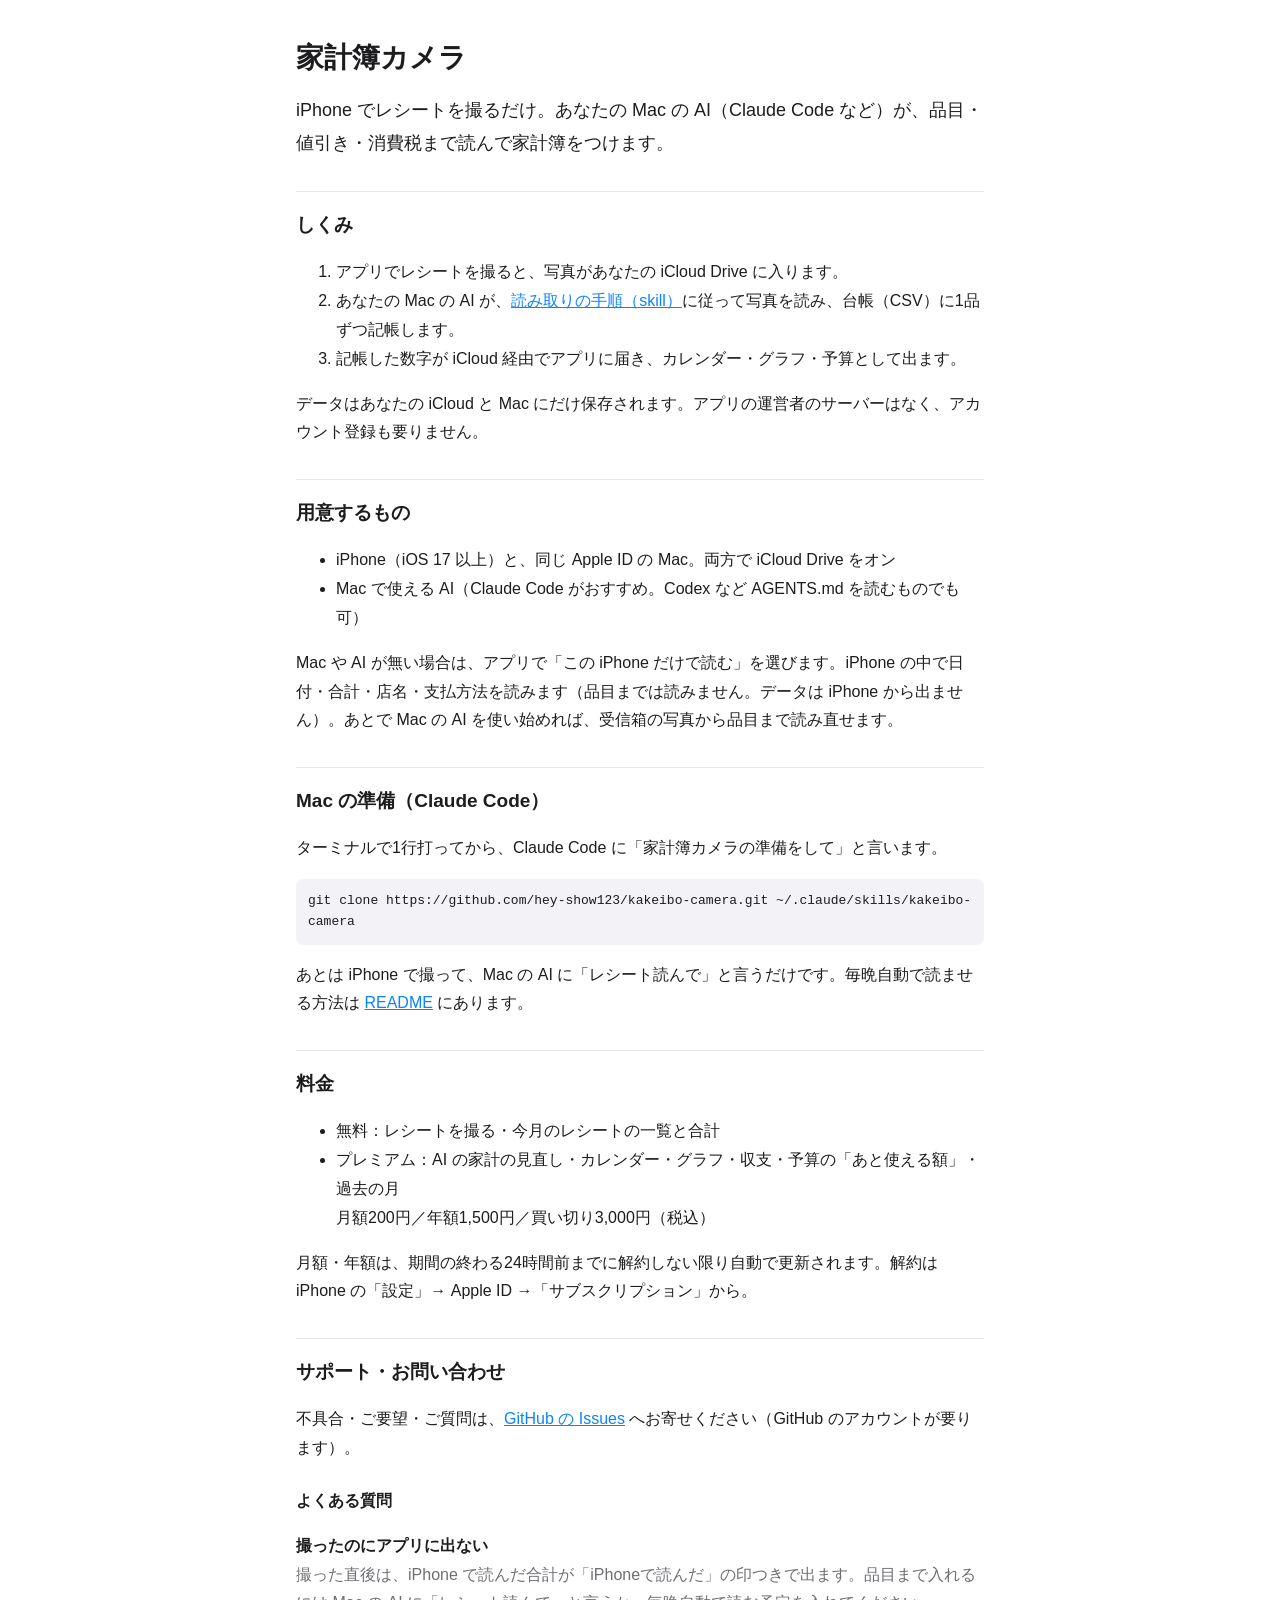
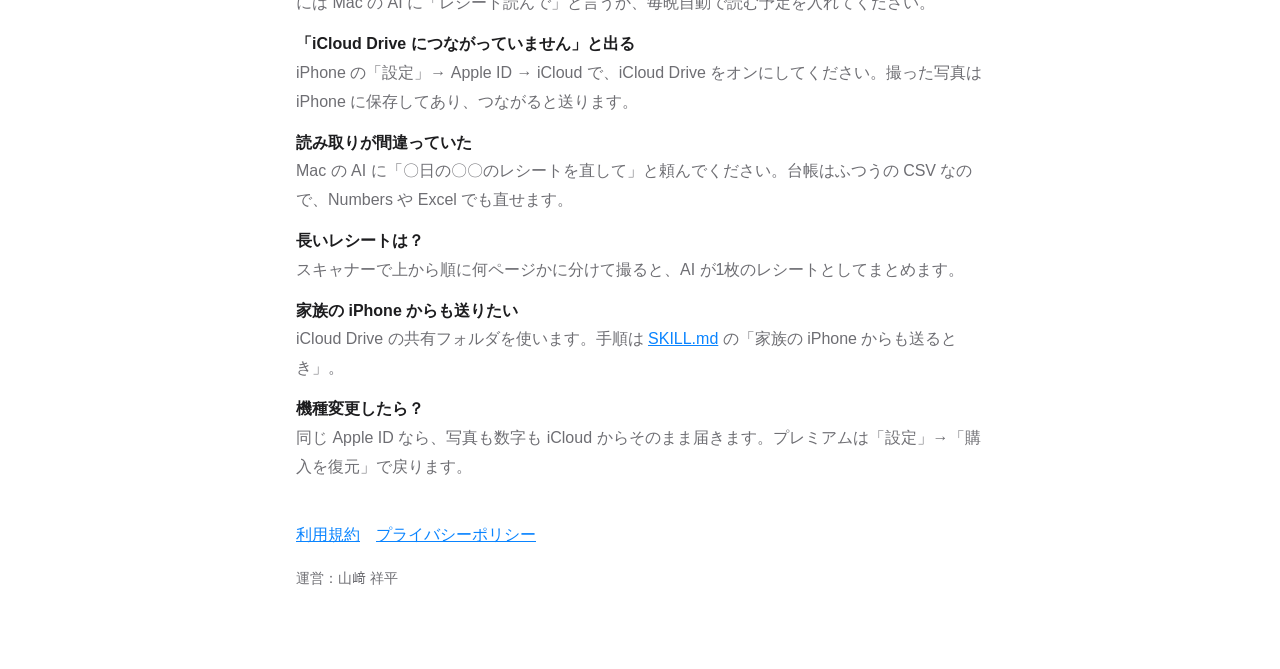
<file: docs/index.html>
<!doctype html>
<html lang="ja">
<head>
<meta charset="utf-8">
<meta name="viewport" content="width=device-width, initial-scale=1">
<title>家計簿カメラ｜あなたの AI で読む家計簿</title>
<meta name="description" content="iPhone でレシートを撮るだけ。あなたの Mac の AI（Claude Code など）が品目・値引き・消費税まで読んで家計簿をつけます。データはあなたの iCloud にだけ。">
<link rel="stylesheet" href="style.css">
</head>
<body>
<main>
<h1>家計簿カメラ</h1>
<p class="lead">iPhone でレシートを撮るだけ。あなたの Mac の AI（Claude Code など）が、品目・値引き・消費税まで読んで家計簿をつけます。</p>

<h2>しくみ</h2>
<ol>
<li>アプリでレシートを撮ると、写真があなたの iCloud Drive に入ります。</li>
<li>あなたの Mac の AI が、<a href="https://github.com/hey-show123/kakeibo-camera">読み取りの手順（skill）</a>に従って写真を読み、台帳（CSV）に1品ずつ記帳します。</li>
<li>記帳した数字が iCloud 経由でアプリに届き、カレンダー・グラフ・予算として出ます。</li>
</ol>
<p>データはあなたの iCloud と Mac にだけ保存されます。アプリの運営者のサーバーはなく、アカウント登録も要りません。</p>

<h2>用意するもの</h2>
<ul>
<li>iPhone（iOS 17 以上）と、同じ Apple ID の Mac。両方で iCloud Drive をオン</li>
<li>Mac で使える AI（Claude Code がおすすめ。Codex など AGENTS.md を読むものでも可）</li>
</ul>
<p>Mac や AI が無い場合は、アプリで「この iPhone だけで読む」を選びます。iPhone の中で日付・合計・店名・支払方法を読みます（品目までは読みません。データは iPhone から出ません）。あとで Mac の AI を使い始めれば、受信箱の写真から品目まで読み直せます。</p>

<h2>Mac の準備（Claude Code）</h2>
<p>ターミナルで1行打ってから、Claude Code に「家計簿カメラの準備をして」と言います。</p>
<pre>git clone https://github.com/hey-show123/kakeibo-camera.git ~/.claude/skills/kakeibo-camera</pre>
<p>あとは iPhone で撮って、Mac の AI に「レシート読んで」と言うだけです。毎晩自動で読ませる方法は <a href="https://github.com/hey-show123/kakeibo-camera#readme">README</a> にあります。</p>

<h2>料金</h2>
<ul>
<li>無料：レシートを撮る・今月のレシートの一覧と合計</li>
<li>プレミアム：AI の家計の見直し・カレンダー・グラフ・収支・予算の「あと使える額」・過去の月<br>月額200円／年額1,500円／買い切り3,000円（税込）</li>
</ul>
<p>月額・年額は、期間の終わる24時間前までに解約しない限り自動で更新されます。解約は iPhone の「設定」→ Apple ID →「サブスクリプション」から。</p>

<h2>サポート・お問い合わせ</h2>
<p>不具合・ご要望・ご質問は、<a href="https://github.com/hey-show123/kakeibo-camera/issues">GitHub の Issues</a> へお寄せください（GitHub のアカウントが要ります）。</p>
<h3>よくある質問</h3>
<dl>
<dt>撮ったのにアプリに出ない</dt>
<dd>撮った直後は、iPhone で読んだ合計が「iPhoneで読んだ」の印つきで出ます。品目まで入れるには Mac の AI に「レシート読んで」と言うか、毎晩自動で読む予定を入れてください。</dd>
<dt>「iCloud Drive につながっていません」と出る</dt>
<dd>iPhone の「設定」→ Apple ID → iCloud で、iCloud Drive をオンにしてください。撮った写真は iPhone に保存してあり、つながると送ります。</dd>
<dt>読み取りが間違っていた</dt>
<dd>Mac の AI に「〇日の〇〇のレシートを直して」と頼んでください。台帳はふつうの CSV なので、Numbers や Excel でも直せます。</dd>
<dt>長いレシートは？</dt>
<dd>スキャナーで上から順に何ページかに分けて撮ると、AI が1枚のレシートとしてまとめます。</dd>
<dt>家族の iPhone からも送りたい</dt>
<dd>iCloud Drive の共有フォルダを使います。手順は <a href="https://github.com/hey-show123/kakeibo-camera/blob/main/SKILL.md">SKILL.md</a> の「家族の iPhone からも送るとき」。</dd>
<dt>機種変更したら？</dt>
<dd>同じ Apple ID なら、写真も数字も iCloud からそのまま届きます。プレミアムは「設定」→「購入を復元」で戻ります。</dd>
</dl>

<p class="links"><a href="terms.html">利用規約</a>　<a href="privacy.html">プライバシーポリシー</a></p>
<p class="small">運営：山﨑 祥平</p>
</main>
</body>
</html>
</file>
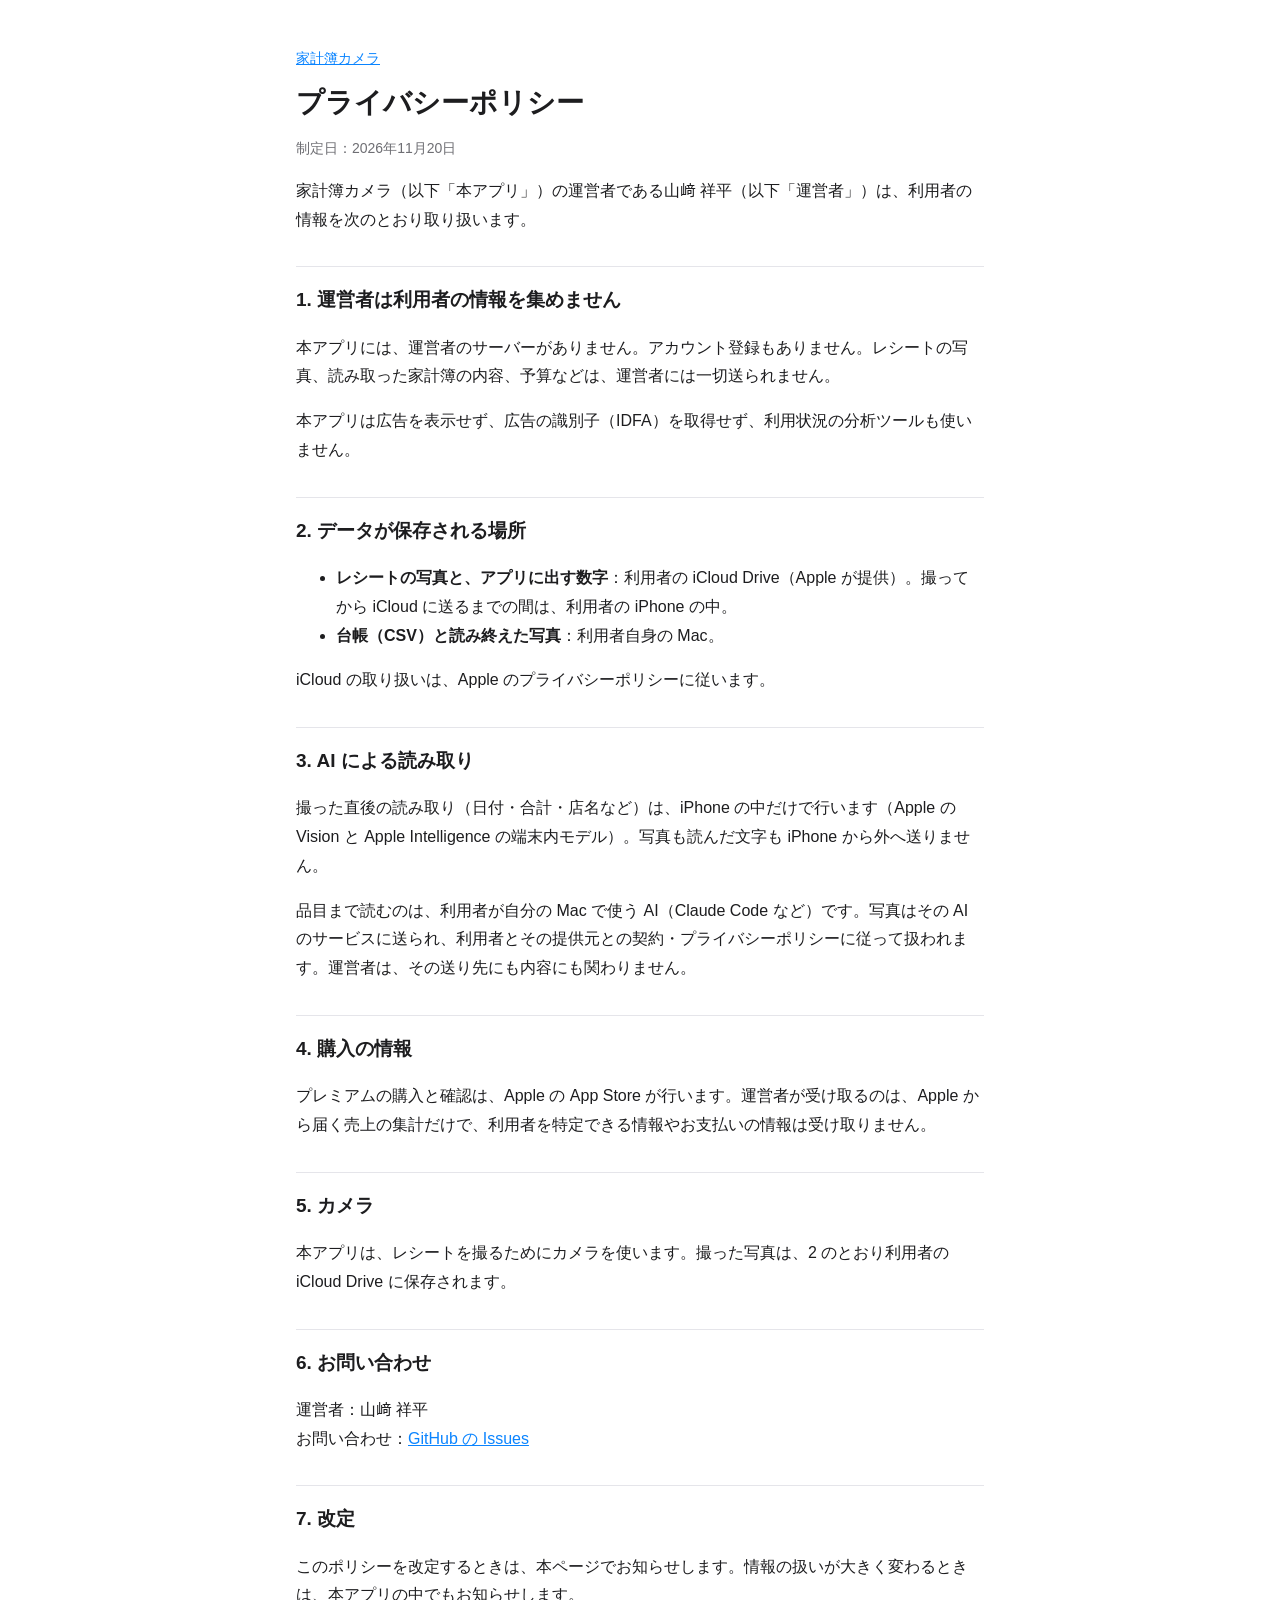
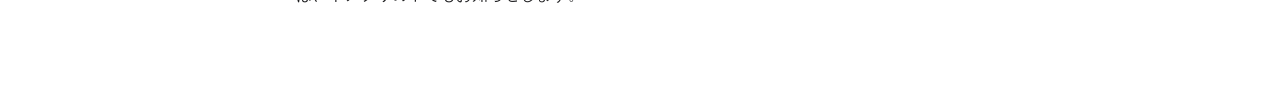
<file: docs/privacy.html>
<!doctype html>
<html lang="ja">
<head>
<meta charset="utf-8">
<meta name="viewport" content="width=device-width, initial-scale=1">
<title>プライバシーポリシー｜家計簿カメラ</title>
<link rel="stylesheet" href="style.css">
</head>
<body>
<main>
<p class="back"><a href="./">家計簿カメラ</a></p>
<h1>プライバシーポリシー</h1>
<p class="date">制定日：2026年11月20日</p>

<p>家計簿カメラ（以下「本アプリ」）の運営者である山﨑 祥平（以下「運営者」）は、利用者の情報を次のとおり取り扱います。</p>

<h2>1. 運営者は利用者の情報を集めません</h2>
<p>本アプリには、運営者のサーバーがありません。アカウント登録もありません。レシートの写真、読み取った家計簿の内容、予算などは、運営者には一切送られません。</p>
<p>本アプリは広告を表示せず、広告の識別子（IDFA）を取得せず、利用状況の分析ツールも使いません。</p>

<h2>2. データが保存される場所</h2>
<ul>
<li><strong>レシートの写真と、アプリに出す数字</strong>：利用者の iCloud Drive（Apple が提供）。撮ってから iCloud に送るまでの間は、利用者の iPhone の中。</li>
<li><strong>台帳（CSV）と読み終えた写真</strong>：利用者自身の Mac。</li>
</ul>
<p>iCloud の取り扱いは、Apple のプライバシーポリシーに従います。</p>

<h2>3. AI による読み取り</h2>
<p>撮った直後の読み取り（日付・合計・店名など）は、iPhone の中だけで行います（Apple の Vision と Apple Intelligence の端末内モデル）。写真も読んだ文字も iPhone から外へ送りません。</p>
<p>品目まで読むのは、利用者が自分の Mac で使う AI（Claude Code など）です。写真はその AI のサービスに送られ、利用者とその提供元との契約・プライバシーポリシーに従って扱われます。運営者は、その送り先にも内容にも関わりません。</p>

<h2>4. 購入の情報</h2>
<p>プレミアムの購入と確認は、Apple の App Store が行います。運営者が受け取るのは、Apple から届く売上の集計だけで、利用者を特定できる情報やお支払いの情報は受け取りません。</p>

<h2>5. カメラ</h2>
<p>本アプリは、レシートを撮るためにカメラを使います。撮った写真は、2 のとおり利用者の iCloud Drive に保存されます。</p>

<h2>6. お問い合わせ</h2>
<p>運営者：山﨑 祥平<br>
お問い合わせ：<a href="https://github.com/hey-show123/kakeibo-camera/issues">GitHub の Issues</a></p>

<h2>7. 改定</h2>
<p>このポリシーを改定するときは、本ページでお知らせします。情報の扱いが大きく変わるときは、本アプリの中でもお知らせします。</p>
</main>
</body>
</html>
</file>
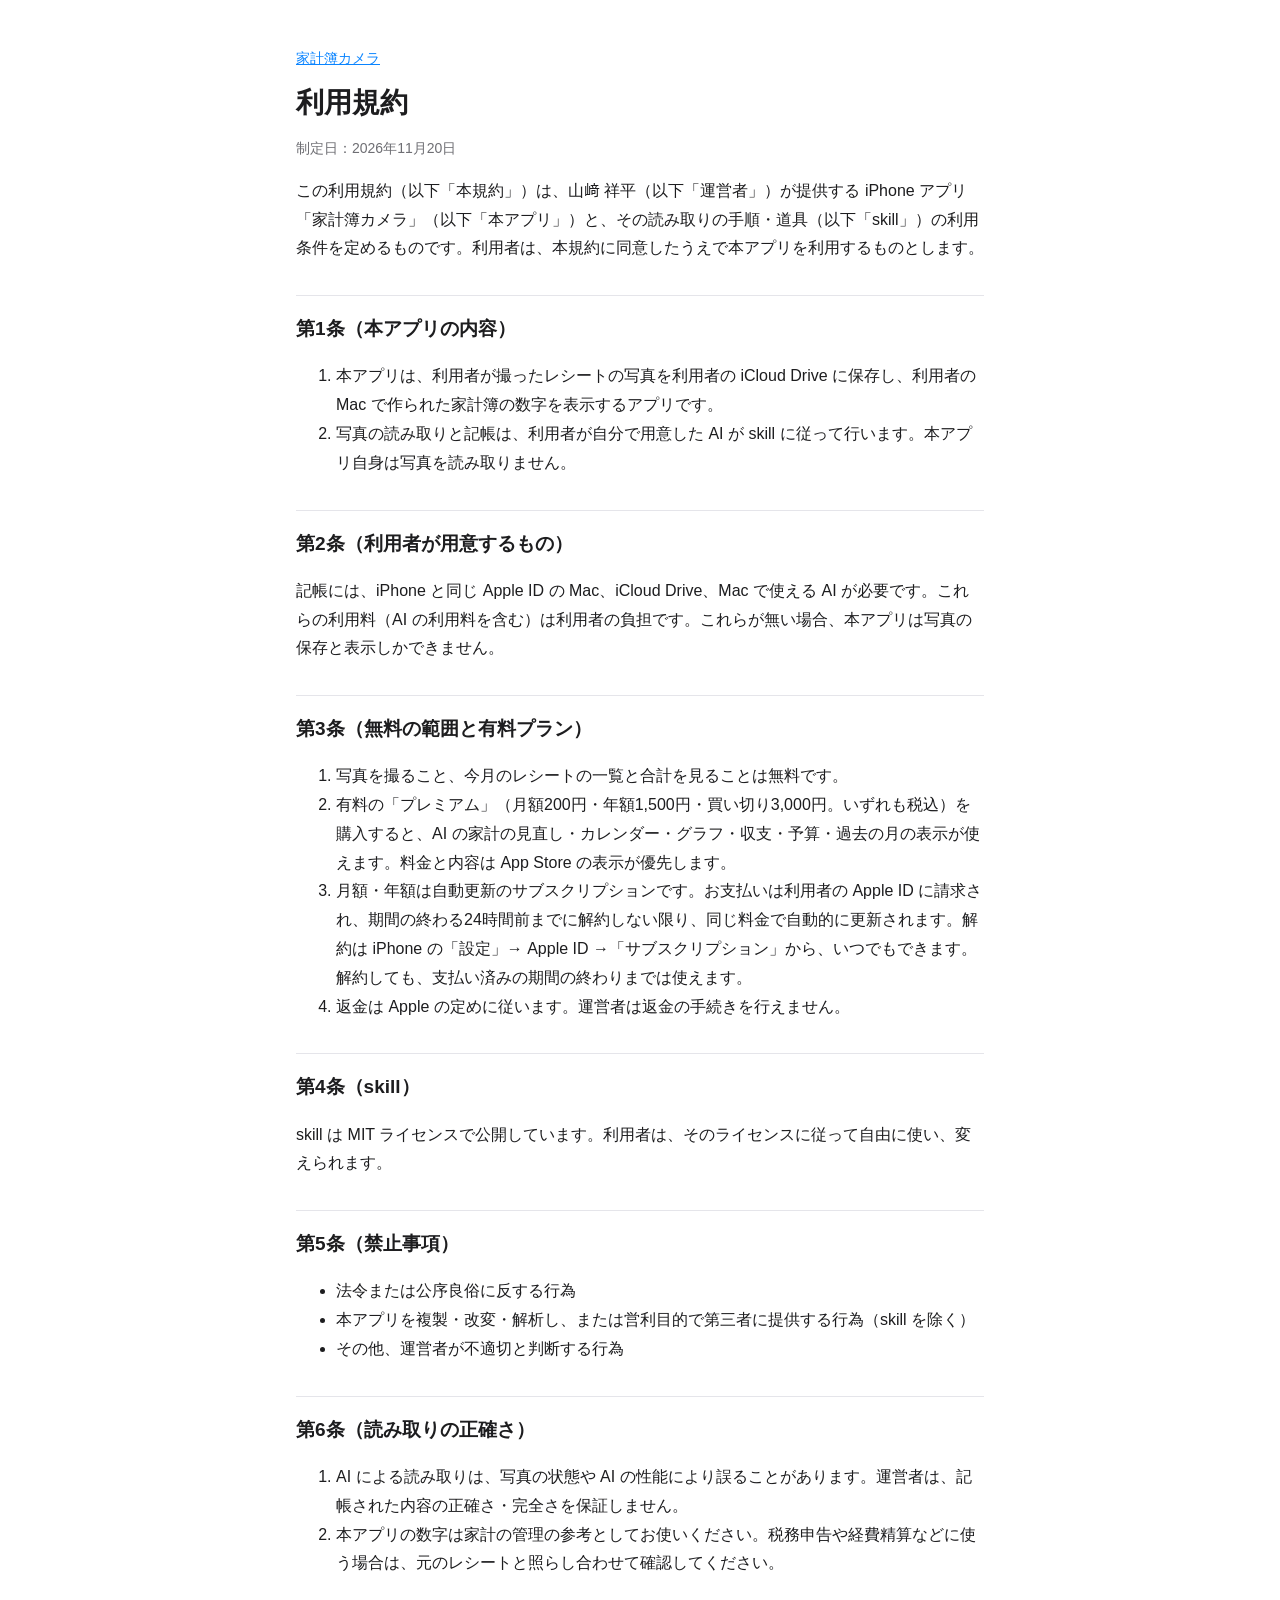
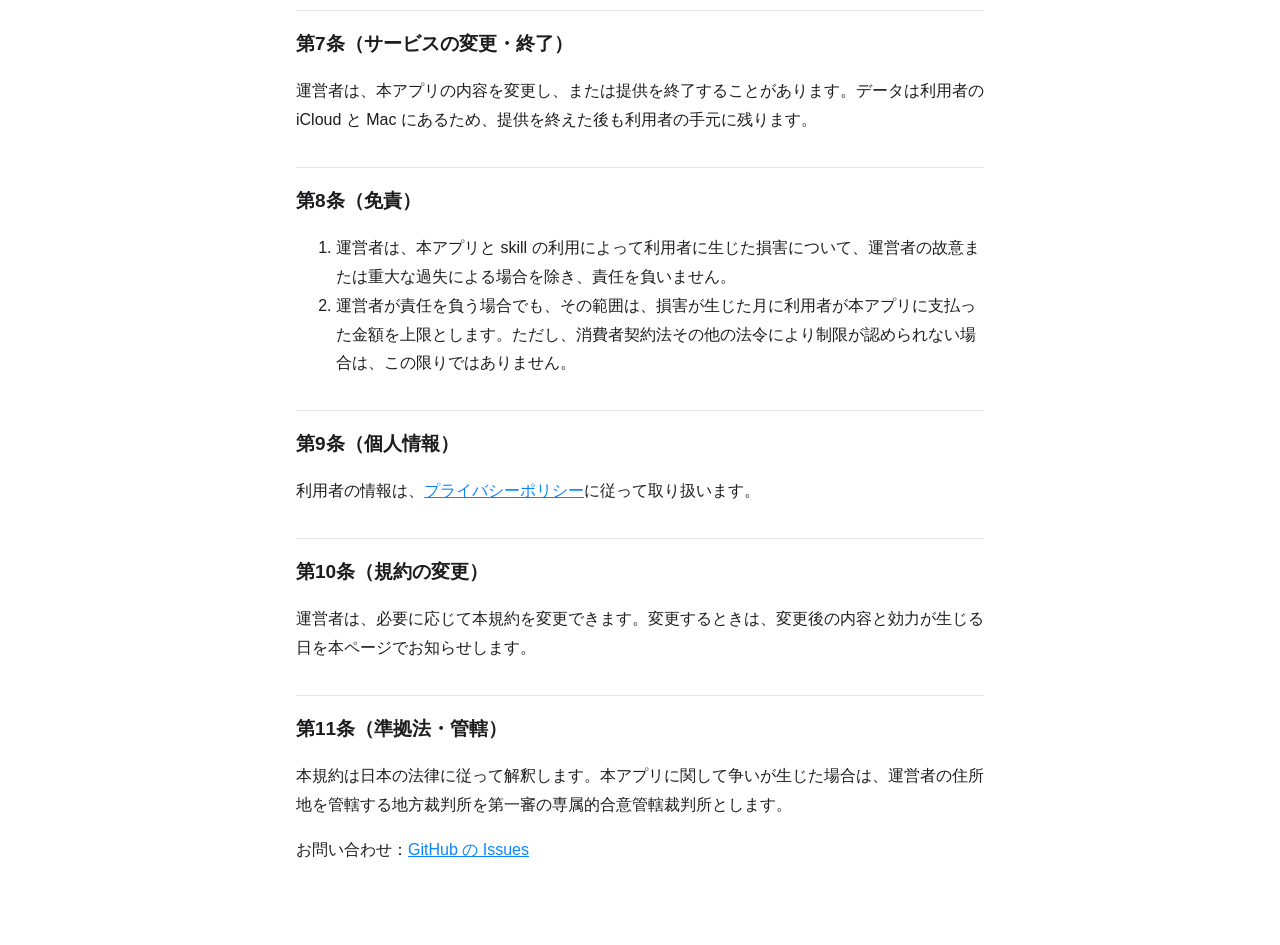
<file: docs/terms.html>
<!doctype html>
<html lang="ja">
<head>
<meta charset="utf-8">
<meta name="viewport" content="width=device-width, initial-scale=1">
<title>利用規約｜家計簿カメラ</title>
<link rel="stylesheet" href="style.css">
</head>
<body>
<main>
<p class="back"><a href="./">家計簿カメラ</a></p>
<h1>利用規約</h1>
<p class="date">制定日：2026年11月20日</p>

<p>この利用規約（以下「本規約」）は、山﨑 祥平（以下「運営者」）が提供する iPhone アプリ「家計簿カメラ」（以下「本アプリ」）と、その読み取りの手順・道具（以下「skill」）の利用条件を定めるものです。利用者は、本規約に同意したうえで本アプリを利用するものとします。</p>

<h2>第1条（本アプリの内容）</h2>
<ol>
<li>本アプリは、利用者が撮ったレシートの写真を利用者の iCloud Drive に保存し、利用者の Mac で作られた家計簿の数字を表示するアプリです。</li>
<li>写真の読み取りと記帳は、利用者が自分で用意した AI が skill に従って行います。本アプリ自身は写真を読み取りません。</li>
</ol>

<h2>第2条（利用者が用意するもの）</h2>
<p>記帳には、iPhone と同じ Apple ID の Mac、iCloud Drive、Mac で使える AI が必要です。これらの利用料（AI の利用料を含む）は利用者の負担です。これらが無い場合、本アプリは写真の保存と表示しかできません。</p>

<h2>第3条（無料の範囲と有料プラン）</h2>
<ol>
<li>写真を撮ること、今月のレシートの一覧と合計を見ることは無料です。</li>
<li>有料の「プレミアム」（月額200円・年額1,500円・買い切り3,000円。いずれも税込）を購入すると、AI の家計の見直し・カレンダー・グラフ・収支・予算・過去の月の表示が使えます。料金と内容は App Store の表示が優先します。</li>
<li>月額・年額は自動更新のサブスクリプションです。お支払いは利用者の Apple ID に請求され、期間の終わる24時間前までに解約しない限り、同じ料金で自動的に更新されます。解約は iPhone の「設定」→ Apple ID →「サブスクリプション」から、いつでもできます。解約しても、支払い済みの期間の終わりまでは使えます。</li>
<li>返金は Apple の定めに従います。運営者は返金の手続きを行えません。</li>
</ol>

<h2>第4条（skill）</h2>
<p>skill は MIT ライセンスで公開しています。利用者は、そのライセンスに従って自由に使い、変えられます。</p>

<h2>第5条（禁止事項）</h2>
<ul>
<li>法令または公序良俗に反する行為</li>
<li>本アプリを複製・改変・解析し、または営利目的で第三者に提供する行為（skill を除く）</li>
<li>その他、運営者が不適切と判断する行為</li>
</ul>

<h2>第6条（読み取りの正確さ）</h2>
<ol>
<li>AI による読み取りは、写真の状態や AI の性能により誤ることがあります。運営者は、記帳された内容の正確さ・完全さを保証しません。</li>
<li>本アプリの数字は家計の管理の参考としてお使いください。税務申告や経費精算などに使う場合は、元のレシートと照らし合わせて確認してください。</li>
</ol>

<h2>第7条（サービスの変更・終了）</h2>
<p>運営者は、本アプリの内容を変更し、または提供を終了することがあります。データは利用者の iCloud と Mac にあるため、提供を終えた後も利用者の手元に残ります。</p>

<h2>第8条（免責）</h2>
<ol>
<li>運営者は、本アプリと skill の利用によって利用者に生じた損害について、運営者の故意または重大な過失による場合を除き、責任を負いません。</li>
<li>運営者が責任を負う場合でも、その範囲は、損害が生じた月に利用者が本アプリに支払った金額を上限とします。ただし、消費者契約法その他の法令により制限が認められない場合は、この限りではありません。</li>
</ol>

<h2>第9条（個人情報）</h2>
<p>利用者の情報は、<a href="privacy.html">プライバシーポリシー</a>に従って取り扱います。</p>

<h2>第10条（規約の変更）</h2>
<p>運営者は、必要に応じて本規約を変更できます。変更するときは、変更後の内容と効力が生じる日を本ページでお知らせします。</p>

<h2>第11条（準拠法・管轄）</h2>
<p>本規約は日本の法律に従って解釈します。本アプリに関して争いが生じた場合は、運営者の住所地を管轄する地方裁判所を第一審の専属的合意管轄裁判所とします。</p>

<p>お問い合わせ：<a href="https://github.com/hey-show123/kakeibo-camera/issues">GitHub の Issues</a></p>
</main>
</body>
</html>
</file>
<file: docs/style.css>
:root { --bg: #ffffff; --fg: #1d1d1f; --muted: #6e6e73; --line: #e5e5ea; --accent: #0a84ff; --code: #f2f2f7; }
@media (prefers-color-scheme: dark) {
  :root { --bg: #000000; --fg: #f5f5f7; --muted: #a1a1a6; --line: #2c2c2e; --accent: #4da3ff; --code: #1c1c1e; }
}
* { box-sizing: border-box; }
body { margin: 0; background: var(--bg); color: var(--fg); font: 16px/1.8 -apple-system, BlinkMacSystemFont, "Hiragino Sans", "Noto Sans JP", sans-serif; }
main { max-width: 720px; margin: 0 auto; padding: 32px 16px 64px; }
h1 { font-size: 28px; line-height: 1.3; margin: 8px 0 4px; }
h2 { font-size: 19px; margin: 32px 0 8px; padding-top: 16px; border-top: 1px solid var(--line); }
h3 { font-size: 16px; margin: 24px 0 8px; }
a { color: var(--accent); }
code, pre { font: 13px/1.6 ui-monospace, SFMono-Regular, Menlo, monospace; background: var(--code); border-radius: 8px; }
code { padding: 2px 6px; }
pre { padding: 12px; overflow-x: auto; white-space: pre-wrap; word-break: break-all; }
.lead { font-size: 18px; }
.date, .small, .back { color: var(--muted); font-size: 14px; }
table { width: 100%; border-collapse: collapse; font-size: 14px; }
th, td { text-align: left; border-bottom: 1px solid var(--line); padding: 8px 6px; vertical-align: top; }
dt { font-weight: 600; margin-top: 12px; }
dd { margin: 0; color: var(--muted); }
.links { margin-top: 40px; }
</file>
